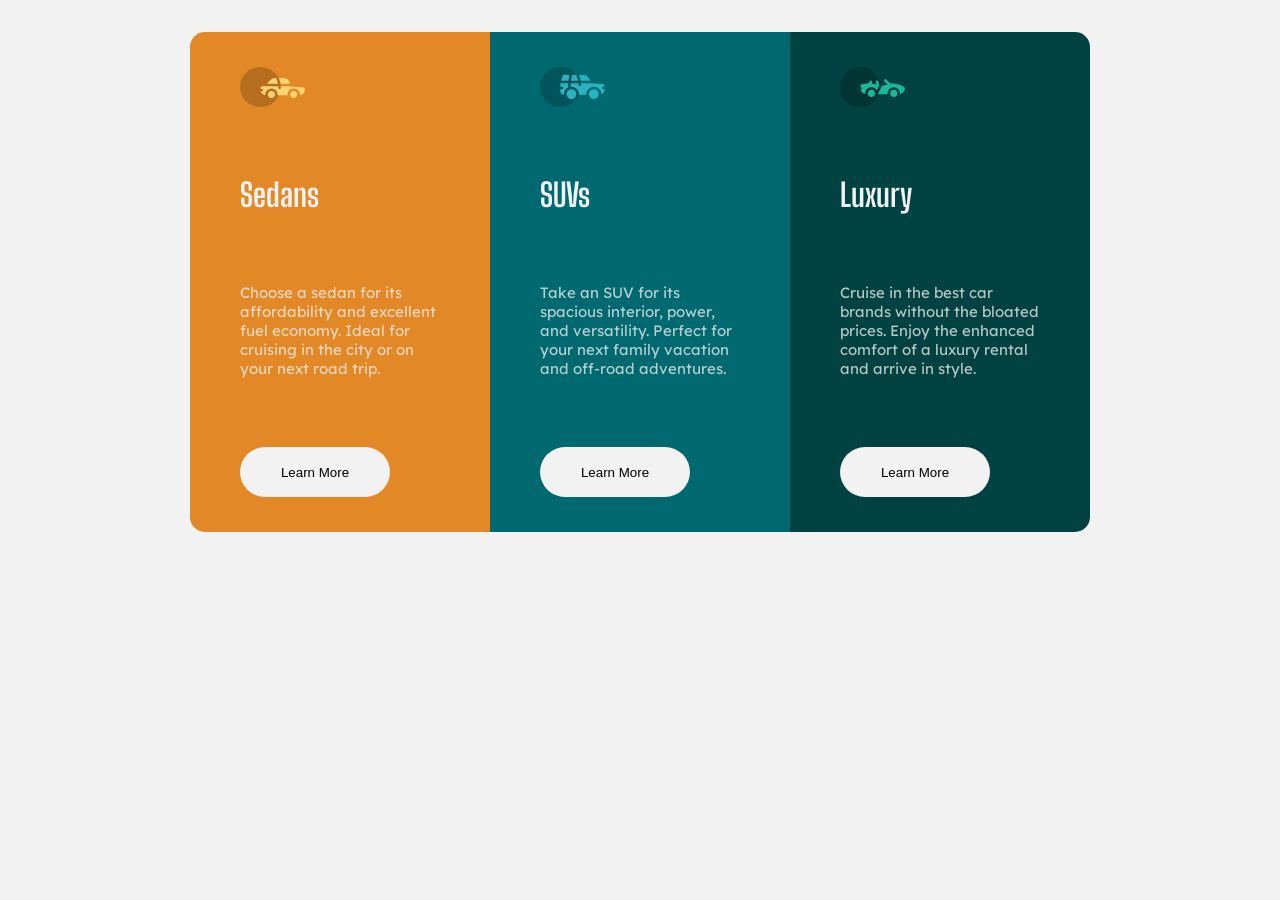
<file: solutions/3-column-preview-card-component-main/index.html>
<!DOCTYPE html>
<html lang="en">
<head>
  <meta charset="UTF-8">
  <meta name="viewport" content="width=device-width, initial-scale=1.0">

  <link rel="icon" type="image/png" sizes="32x32" href="./images/favicon-32x32.png">
  <link rel="stylesheet" href="style.css">
  <title>3-column preview card component</title>

</head>
<body> 
  <div id="main-container">
    <div id="sedans" class="card">
      <img src="./images/icon-sedans.svg" alt="icon-sedans">
      <h2>Sedans</h2>
      <p>
        Choose a sedan for its affordability and excellent fuel economy. Ideal for cruising in the city 
        or on your next road trip.
      </p>
      <button>Learn More</button>
    </div>
    <div id="suvs" class="card">
      <img src="./images/icon-suvs.svg" alt="icon-suvs">
      <h2>SUVs</h2>
      <p>
        Take an SUV for its spacious interior, power, and versatility. Perfect for your next family vacation 
        and off-road adventures.  
      </p>
      <button>Learn More</button>
    </div>
    <div id="luxury" class="card">
      <img src="./images/icon-luxury.svg" alt="icon-luxury">
      <h2>Luxury</h2>
      <p>
        Cruise in the best car brands without the bloated prices. Enjoy the enhanced comfort of a luxury 
        rental and arrive in style.
      </p>
      <button>Learn More</button>
    </div>
  </div>
  
</body>
</html>
</file>
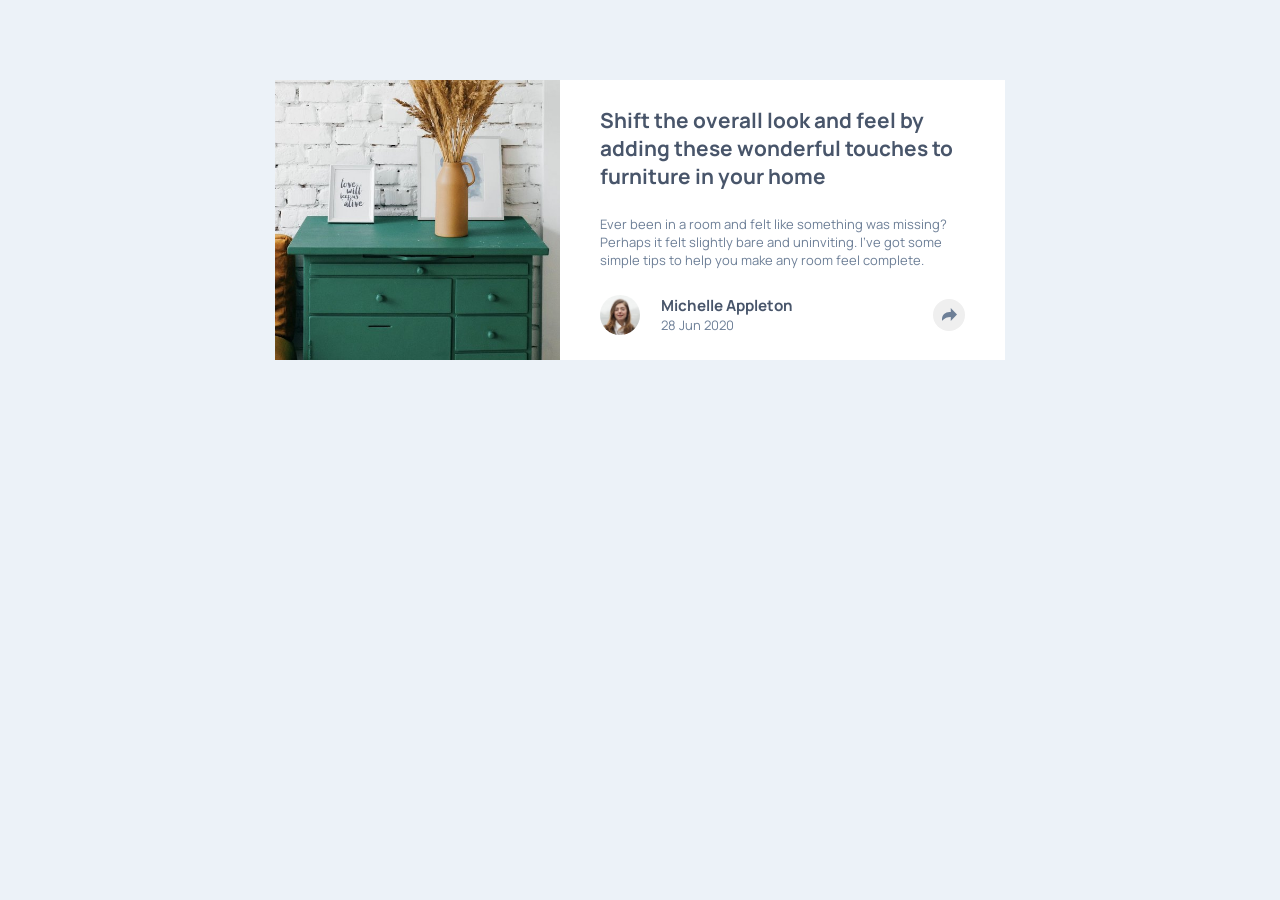
<file: solutions/article-preview-component-master/index.html>
<!DOCTYPE html>
<html lang="en">
  <head>
    <meta charset="UTF-8" />
    <meta name="viewport" content="width=device-width, initial-scale=1.0" />

    <link
      rel="icon"
      type="image/png"
      sizes="32x32"
      href="./images/favicon-32x32.png"
    />

    <link rel="stylesheet" href="./style.css" />

    <title>Article preview component</title>
  </head>
  <body>
    <div id="main-container">
      <div id="show-toggle">
        <div id="share-links">
          <p>share</p>
          <img
            src="./images/icon-facebook.svg"
            alt="facebook"
            class="share-img"
          /><img
            src="./images/icon-twitter.svg"
            alt="twitter"
            class="share-img"
          /><img
            src="./images/icon-pinterest.svg"
            alt="pinterest"
            class="share-img"
          />
        </div>
        <div class="arrow-down"></div>
      </div>

      <img src="./images/drawers.jpg" alt="drawers" />
      <div id="info-container">
        <p id="title">
          Shift the overall look and feel by adding these wonderful touches to
          furniture in your home
        </p>
        <p id="description">
          Ever been in a room and felt like something was missing? Perhaps it
          felt slightly bare and uninviting. I’ve got some simple tips to help
          you make any room feel complete.
        </p>
        <div id="author-tail">
          <img
            src="./images/avatar-michelle.jpg"
            alt="avatar-michelle"
            id="author"
          />
          <div id="author-info">
            <h3 id="name">Michelle Appleton</h3>
            <p id="date">28 Jun 2020</p>
          </div>

          <button id="share-btn"><div id="share"></div></button>
        </div>
      </div>
    </div>
    <script src="./main.js"></script>
  </body>
</html>
</file>
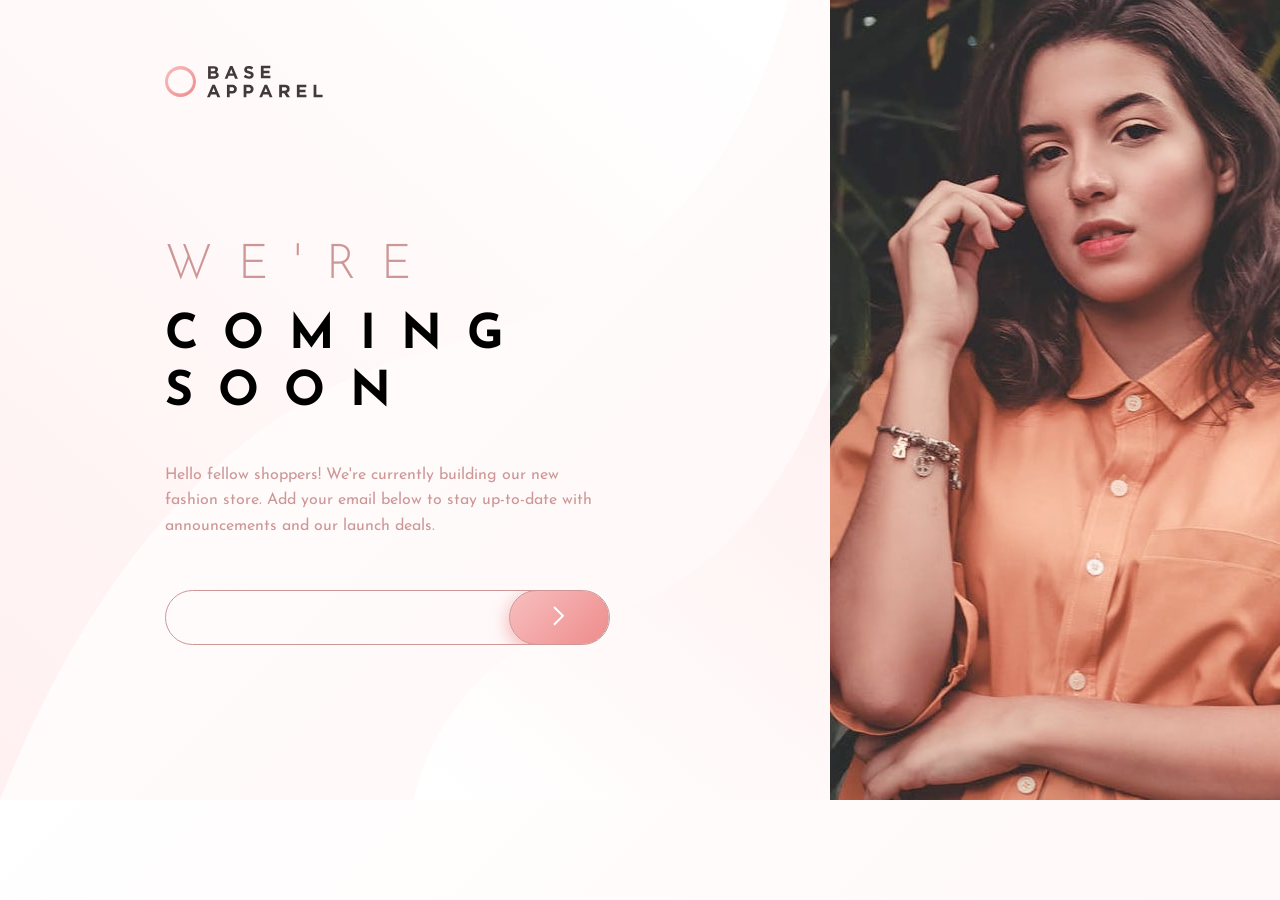
<file: solutions/base-apparel-coming-soon-master/index.html>
<!DOCTYPE html>
<html lang="en">
  <head>
    <meta charset="UTF-8" />
    <meta name="viewport" content="width=device-width, initial-scale=1.0" />

    <link
      rel="icon"
      type="image/png"
      sizes="32x32"
      href="./images/favicon-32x32.png"
    />

    <link rel="stylesheet" href="./style.css" />
    <title>Base Apparel coming soon page</title>
  </head>
  <body>
    <div id="main-container">
      <div id="info-container">
        <img src="./images/logo.svg" alt="logo" id="logo" />
        <h2 id="top-title">We're</h2>
        <h2 id="main-title">coming soon</h2>
        <p id="description">
          Hello fellow shoppers! We're currently building our new fashion store.
          Add your email below to stay up-to-date with announcements and our
          launch deals.
        </p>

        <form>
          <input
            type="email"
            name="email"
            id="email"
            placeholder="Email Address"
          />
          <img id="error-img" src="./images/icon-error.svg" alt="error" />
          <button id="send-btn" type="button" onclick="send_email_btn()">
            <img src="./images/icon-arrow.svg" alt="arrow" />
          </button>
        </form>
        <p id="error-msg">Please provide a valid email</p>
      </div>
      <div id="img-container">
        <img src="./images/hero-desktop.jpg" alt="hero" />
      </div>
    </div>
    <script src="./main.js"></script>
  </body>
</html>
</file>
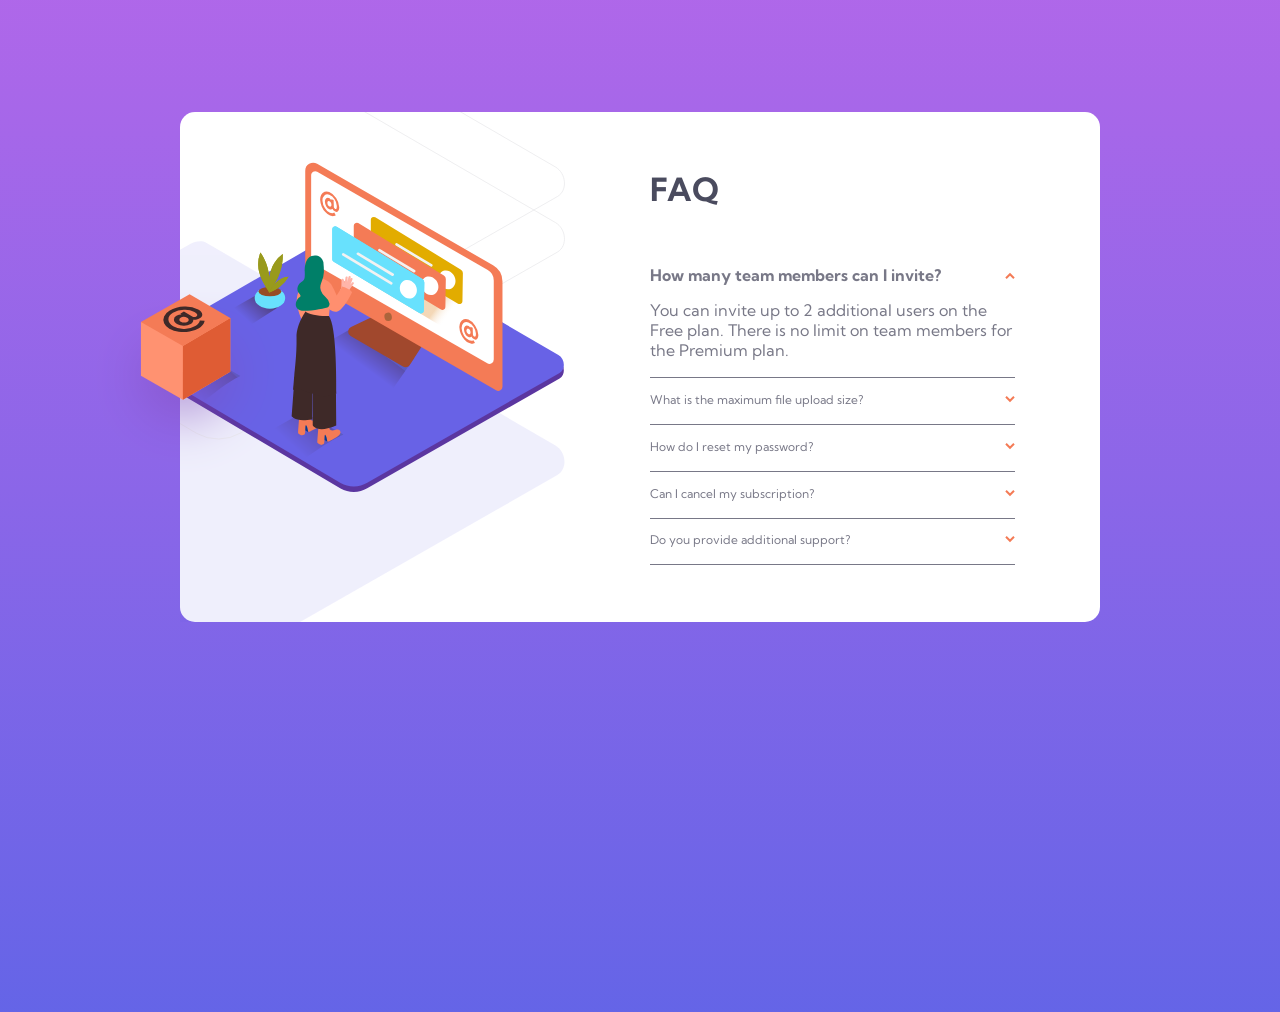
<file: solutions/faq-accordion-card-main/index.html>
<!DOCTYPE html>
<html lang="en">
  <head>
    <meta charset="UTF-8" />
    <meta name="viewport" content="width=device-width, initial-scale=1.0" />

    <link
      rel="icon"
      type="image/png"
      sizes="32x32"
      href="./images/favicon-32x32.png"
    />
    <link rel="stylesheet" href="./style.css" />
    <title>FAQ Accordion Card</title>
  </head>
  <body>
    <div id="main-container">
      <img id="illustration-box" src="./images/illustration-box-desktop.svg" />
      <div id="img-container">
        <img id="bg-pattern" src="./images/bg-pattern-desktop.svg" />
        <img
          id="illustration"
          src="./images/illustration-woman-online-desktop.svg"
        />
      </div>

      <div id="faq-main-container">
        <h1 id="title">FAQ</h1>
        <div id="faq-container">
          <div class="faq-item selected">
            <div class="question">
              <p>How many team members can I invite?</p>
              <img src="./images/icon-arrow-down.svg" alt="icon-arrow" />
            </div>
            <p class="answer">
              You can invite up to 2 additional users on the Free plan. There is
              no limit on team members for the Premium plan.
            </p>
            <hr />
          </div>

          <div class="faq-item">
            <div class="question">
              <p>What is the maximum file upload size?</p>
              <img src="./images/icon-arrow-down.svg" alt="icon-arrow" />
            </div>
            <p class="answer">
              No more than 2GB. All files in your account must fit your allotted
              storage space.
            </p>
            <hr />
          </div>

          <div class="faq-item">
            <div class="question">
              <p>How do I reset my password?</p>
              <img src="./images/icon-arrow-down.svg" alt="icon-arrow" />
            </div>
            <p class="answer">
              Click “Forgot password” from the login page or “Change password”
              from your profile page. A reset link will be emailed to you.
            </p>
            <hr />
          </div>

          <div class="faq-item">
            <div class="question">
              <p>Can I cancel my subscription?</p>
              <img src="./images/icon-arrow-down.svg" alt="icon-arrow" />
            </div>
            <p class="answer">
              Yes! Send us a message and we’ll process your request no questions
              asked.
            </p>
            <hr />
          </div>

          <div class="faq-item">
            <div class="question">
              <p>Do you provide additional support?</p>
              <img src="./images/icon-arrow-down.svg" alt="icon-arrow" />
            </div>
            <p class="answer">
              Chat and email support is available 24/7. Phone lines are open
              during normal business hours.
            </p>
            <hr />
          </div>
        </div>
      </div>
    </div>

    <script src="./main.js"></script>
  </body>
</html>
</file>
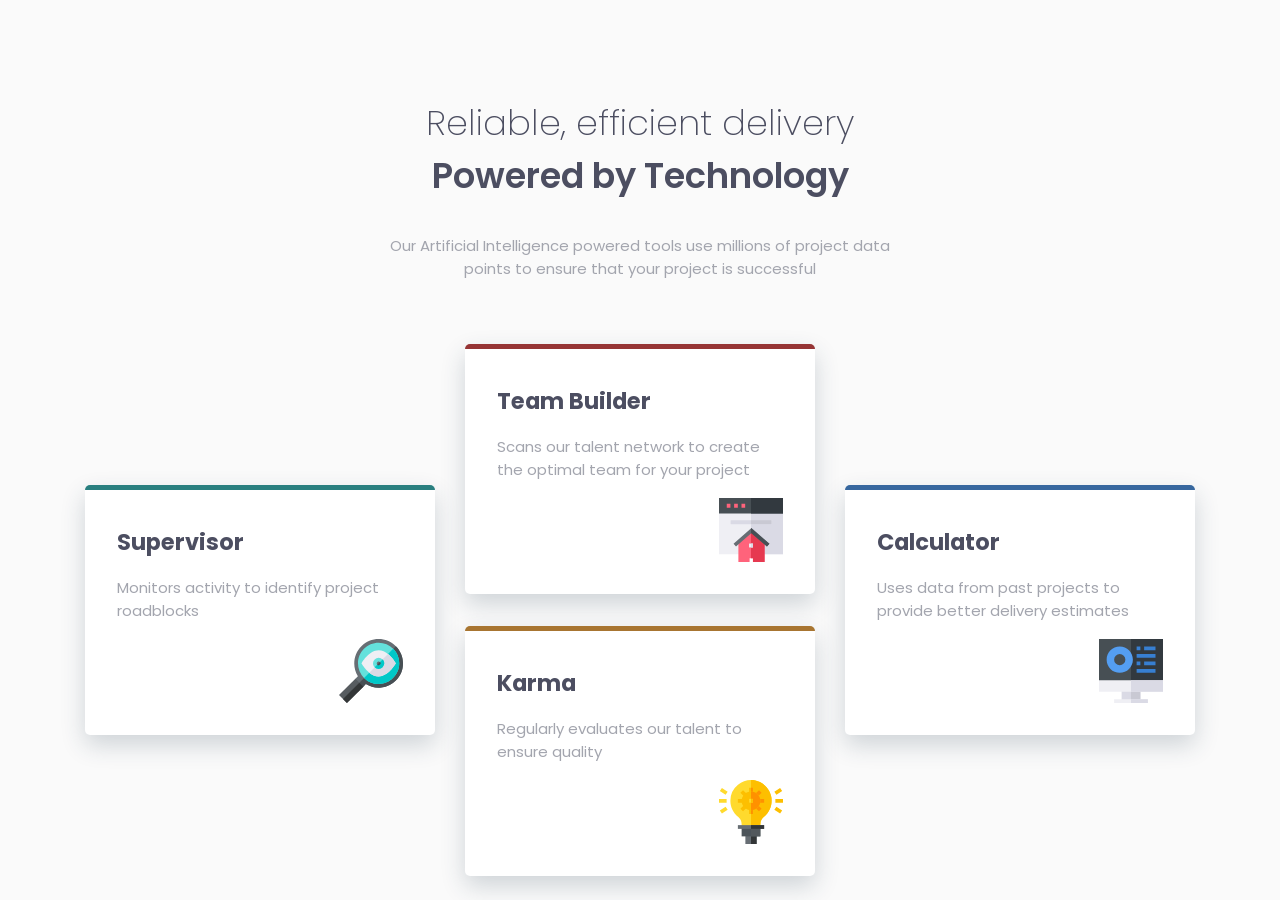
<file: solutions/four-card-feature-section-master/index.html>
<!DOCTYPE html>
<html lang="en">
  <head>
    <meta charset="UTF-8" />
    <meta name="viewport" content="width=device-width, initial-scale=1.0" />

    <link
      rel="icon"
      type="image/png"
      sizes="32x32"
      href="./images/favicon-32x32.png"
    />
    <link rel="stylesheet" href="./style.css" />
    <title>Four card feature section</title>
  </head>
  <body>
    <div id="top-container">
      <h2 id="top-title">Reliable, efficient delivery</h2>
      <h2 id="main-title">Powered by Technology</h2>
      <p id="top-p">
        Our Artificial Intelligence powered tools use millions of project data
        points to ensure that your project is successful
      </p>
    </div>

    <div id="card-container">
      <div id="col-1">
        <div class="card" id="card-1">
          <h2 class="card-title">Supervisor</h2>
          <p class="card-p">Monitors activity to identify project roadblocks</p>
          <img
            src="./images/icon-supervisor.svg"
            alt="icon-supervisor"
            class="card-img"
          />
        </div>
      </div>

      <div id="col-2">
        <div class="card" id="card-2">
          <h2 class="card-title">Team Builder</h2>
          <p class="card-p">
            Scans our talent network to create the optimal team for your project
          </p>
          <img
            src="./images/icon-team-builder.svg"
            alt="icon-team-builder"
            class="card-img"
          />
        </div>

        <div class="card" id="card-3">
          <h2 class="card-title">Karma</h2>
          <p class="card-p">Regularly evaluates our talent to ensure quality</p>
          <img
            src="./images/icon-karma.svg"
            alt="icon-karma"
            class="card-img"
          />
        </div>
      </div>

      <div id="col-3">
        <div class="card" id="card-4">
          <h2 class="card-title">Calculator</h2>
          <p class="card-p">
            Uses data from past projects to provide better delivery estimates
          </p>
          <img
            src="./images/icon-calculator.svg"
            alt="icon-calculator"
            class="card-img"
          />
        </div>
      </div>
    </div>
  </body>
</html>
</file>
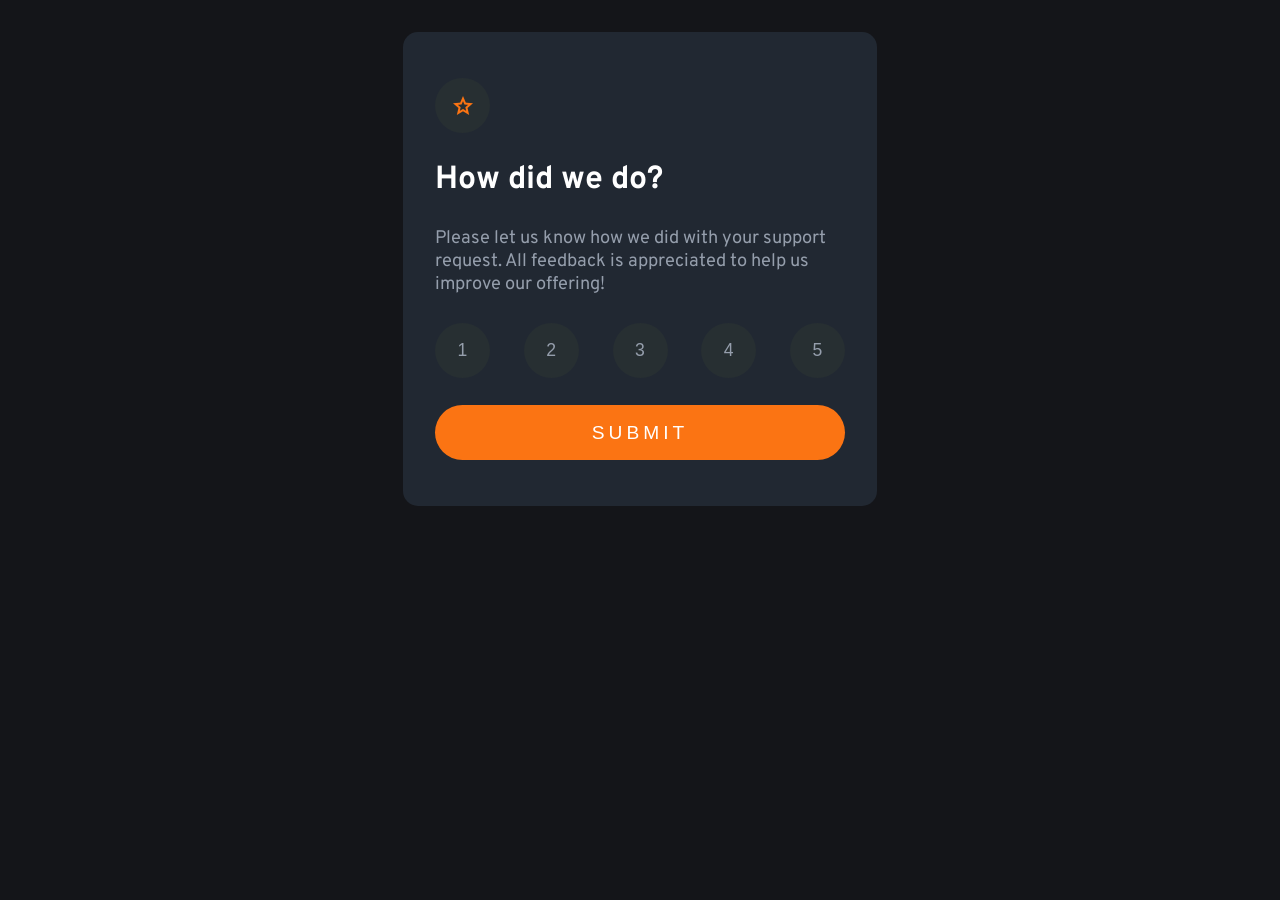
<file: solutions/interactive-rating-component-main/index.html>
<!DOCTYPE html>
<html lang="en">
  <head>
    <meta charset="UTF-8" />
    <meta name="viewport" content="width=device-width, initial-scale=1.0" />

    <link
      rel="icon"
      type="image/png"
      sizes="32x32"
      href="./images/favicon-32x32.png"
    />
    <link rel="preconnect" href="https://fonts.googleapis.com" />
    <link rel="preconnect" href="https://fonts.gstatic.com" crossorigin />
    <link
      href="https://fonts.googleapis.com/css2?family=Fraunces:opsz,wght@9..144,700&family=Montserrat:wght@500;700&family=Outfit:wght@100;200;300;400;700&family=Overpass:wght@400;700&display=swap"
      rel="stylesheet"
    />
    <link
      rel="stylesheet"
      href="https://fonts.googleapis.com/css2?family=Material+Symbols+Outlined:opsz,wght,FILL,GRAD@48,400,1,0"
    />
    <link rel="stylesheet" href="style.css" />

    <title>Interactive rating component</title>
  </head>
  <body>
    <div id="container">
      <img
        id="thank-you-img"
        src="./images/illustration-thank-you.svg"
        alt="thank you"
      />
      <div id="rating-msg-container"><p></p></div>
      <div id="star">
        <span class="material-symbols-outlined"> star </span>
      </div>

      <h1 id="title"></h1>
      <p id="msg"></p>
      <div id="rating-btn">
        <button>1</button>
        <button>2</button>
        <button>3</button>
        <button>4</button>
        <button>5</button>
      </div>

      <button id="submit">Submit</button>
    </div>
    <script src="./main.js"></script>
  </body>
</html>
</file>
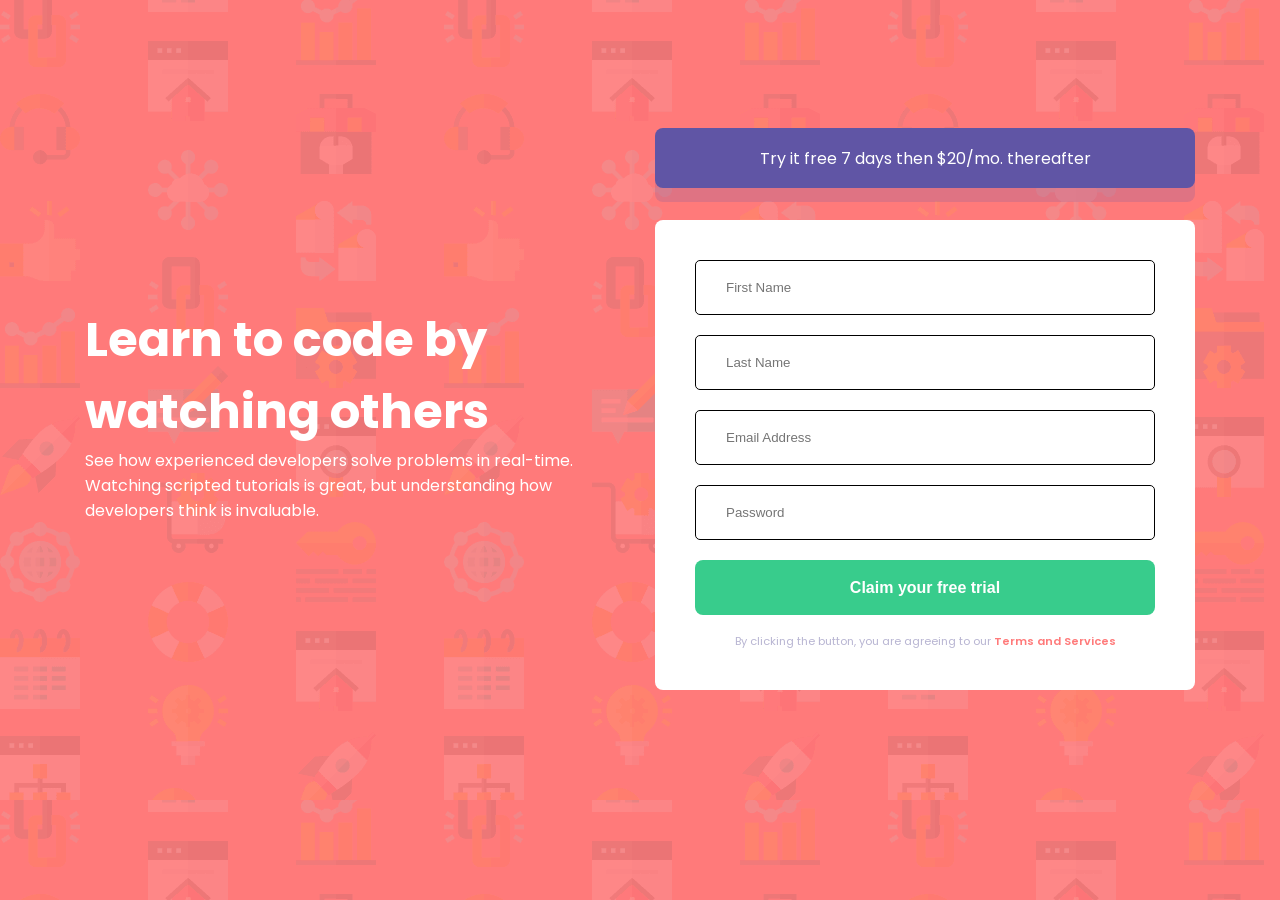
<file: solutions/intro-component-with-signup-form-master/index.html>
<!DOCTYPE html>
<html lang="en">
  <head>
    <meta charset="UTF-8" />
    <meta name="viewport" content="width=device-width, initial-scale=1.0" />

    <link
      rel="icon"
      type="image/png"
      sizes="32x32"
      href="./images/favicon-32x32.png"
    />
    <link rel="stylesheet" href="./style.css" />
    <title>Intro component with sign up form</title>
  </head>
  <body>
    <div id="main-container">
      <div id="info-container">
        <h1 id="main-title">Learn to code by watching others</h1>
        <p id="description">
          See how experienced developers solve problems in real-time. Watching
          scripted tutorials is great, but understanding how developers think is
          invaluable.
        </p>
      </div>
      <div id="sign-up-container">
        <div id="try-free">
          <p>Try it free 7 days then $20/mo. thereafter</p>
        </div>
        <form id="sign-up-form">
          
          <div class="input-block">
            <div class="input-container">
              <input id="first-name" type="text" placeholder="First Name" />
              <img class="input-error-icon" src="./images/icon-error.svg" alt="error-icon">
            </div>
            <p id="first-name-error-msg" class="error-msg">First Name cannot be empty</p>  
          </div>
          
          <div class="input-block">
            <div class="input-container">
              <input type="text" id="last-name" placeholder="Last Name" />
              <img class="input-error-icon" src="./images/icon-error.svg" alt="error-icon">
            </div>
            <p id="last-name-error-msg" class="error-msg">Last Name cannot be empty</p>  
          </div>

          <div class="input-block">
            <div class="input-container">
              <input type="email" id="email" placeholder="Email Address" />
              <img class="input-error-icon" src="./images/icon-error.svg" alt="error-icon">
            </div>
            <p id="email-error-msg" class="error-msg">Looks like this is not en email</p>  
          </div>
          
          <div class="input-block">
            <div class="input-container">
              <input type="password" id="password" placeholder="Password" />
              <img class="input-error-icon" src="./images/icon-error.svg" alt="error-icon">
            </div>
            <p id="password-error-msg" class="error-msg">Password cannot be empty</p>  
          </div>

          
          
          <button id="claim-btn" type="button" onclick="claim_btn()">Claim your free trial</button>
          <p id="agreement">
            By clicking the button, you are agreeing to our
            <span id="term">Terms and Services</span>
          </p>
        </form>
      </div>
    </div>

    <script src="./main.js"></script>
  </body>
</html>
</file>
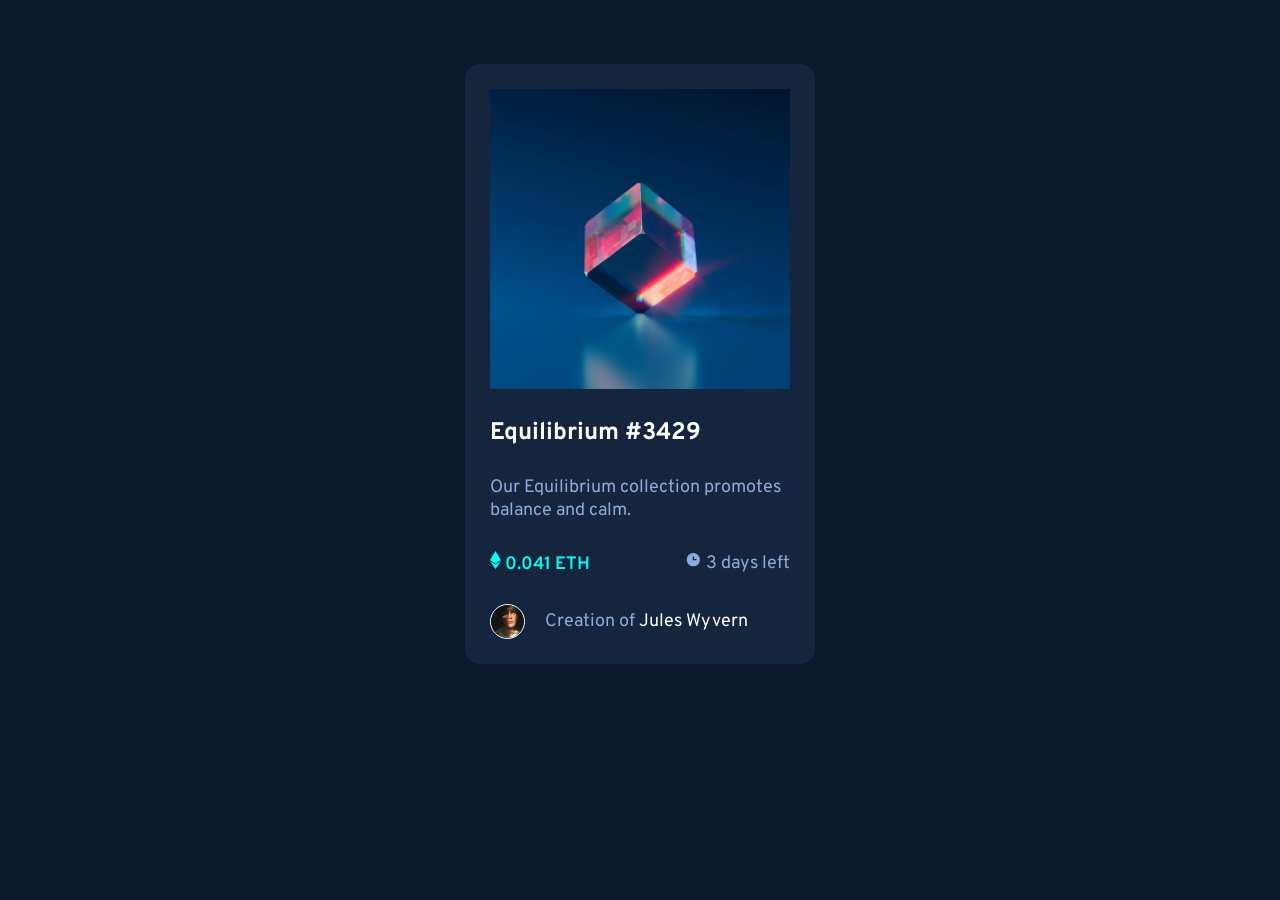
<file: solutions/nft-preview-card-component-main/index.html>
<!DOCTYPE html>
<html lang="en">
  <head>
    <meta charset="UTF-8" />
    <meta name="viewport" content="width=device-width, initial-scale=1.0" />

    <link
      rel="icon"
      type="image/png"
      sizes="32x32"
      href="./images/favicon-32x32.png"
    />
    <link rel="preconnect" href="https://fonts.googleapis.com" />
    <link rel="preconnect" href="https://fonts.gstatic.com" crossorigin />
    <link
      href="https://fonts.googleapis.com/css2?family=Fraunces:opsz,wght@9..144,700&family=Montserrat:wght@500;700&family=Outfit:wght@300;400;600&family=Overpass:wght@400;700&display=swap"
      rel="stylesheet"
    />

    <link rel="stylesheet" href="style.css" />

    <title>NFT preview card component</title>
  </head>
  <body>
    <div id="container">
      <img
        src="./images/image-equilibrium.jpg"
        alt="equilibrium"
        id="main-img"
      />
      <h1 id="title">Equilibrium #3429</h1>
      <p id="description">
        Our Equilibrium collection promotes balance and calm.
      </p>
      <div id="price-age">
        <p id="price">
          <img src="./images/icon-ethereum.svg" alt="icon-ethereum" /> 0.041 ETH
        </p>
        <p id="age">
          <img src="./images/icon-clock.svg" alt="icon-clock" /> 3 days left
        </p>
      </div>
      <div id="author">
        <img src="./images/image-avatar.png" alt="avatar" id="author-avatar" />
        <p><span class="soft-blue">Creation of</span> Jules Wyvern</p>
      </div>
    </div>
  </body>
</html>
</file>
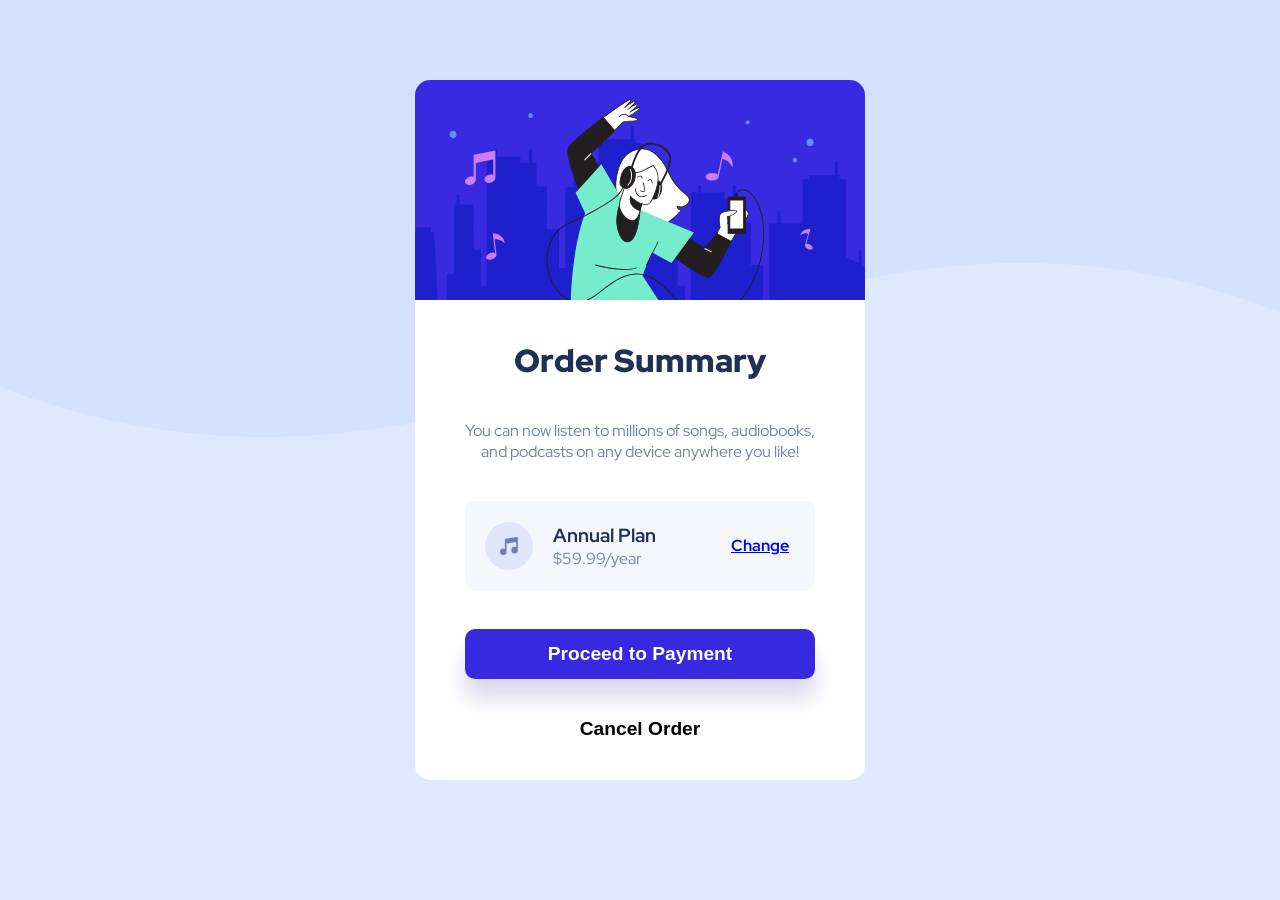
<file: solutions/order-summary-component-main/index.html>
<!DOCTYPE html>
<html lang="en">
  <head>
    <meta charset="UTF-8" />
    <meta name="viewport" content="width=device-width, initial-scale=1.0" />

    <link
      rel="icon"
      type="image/png"
      sizes="32x32"
      href="./images/favicon-32x32.png"
    />
    <link rel="stylesheet" href="style.css" />

    <title>Order summary card</title>
  </head>
  <body>
    <div id="main-container">
      <img
        src="./images/illustration-hero.svg"
        alt="illustration-hero"
        id="top-img"
      />

      <h1 id="title">Order Summary</h1>

      <p id="description">
        You can now listen to millions of songs, audiobooks, and podcasts on any
        device anywhere you like!
      </p>

      <div id="product">
        <img src="./images/icon-music.svg" alt="icon-music" />

        <p id="price">
          <span id="plan">Annual Plan</span> <span id="year">$59.99/year</span>
        </p>

        <a href="#" id="change">Change</a>
      </div>

      <button id="order">Proceed to Payment</button>
      <button id="cancel">Cancel Order</button>
    </div>
  </body>
</html>
</file>
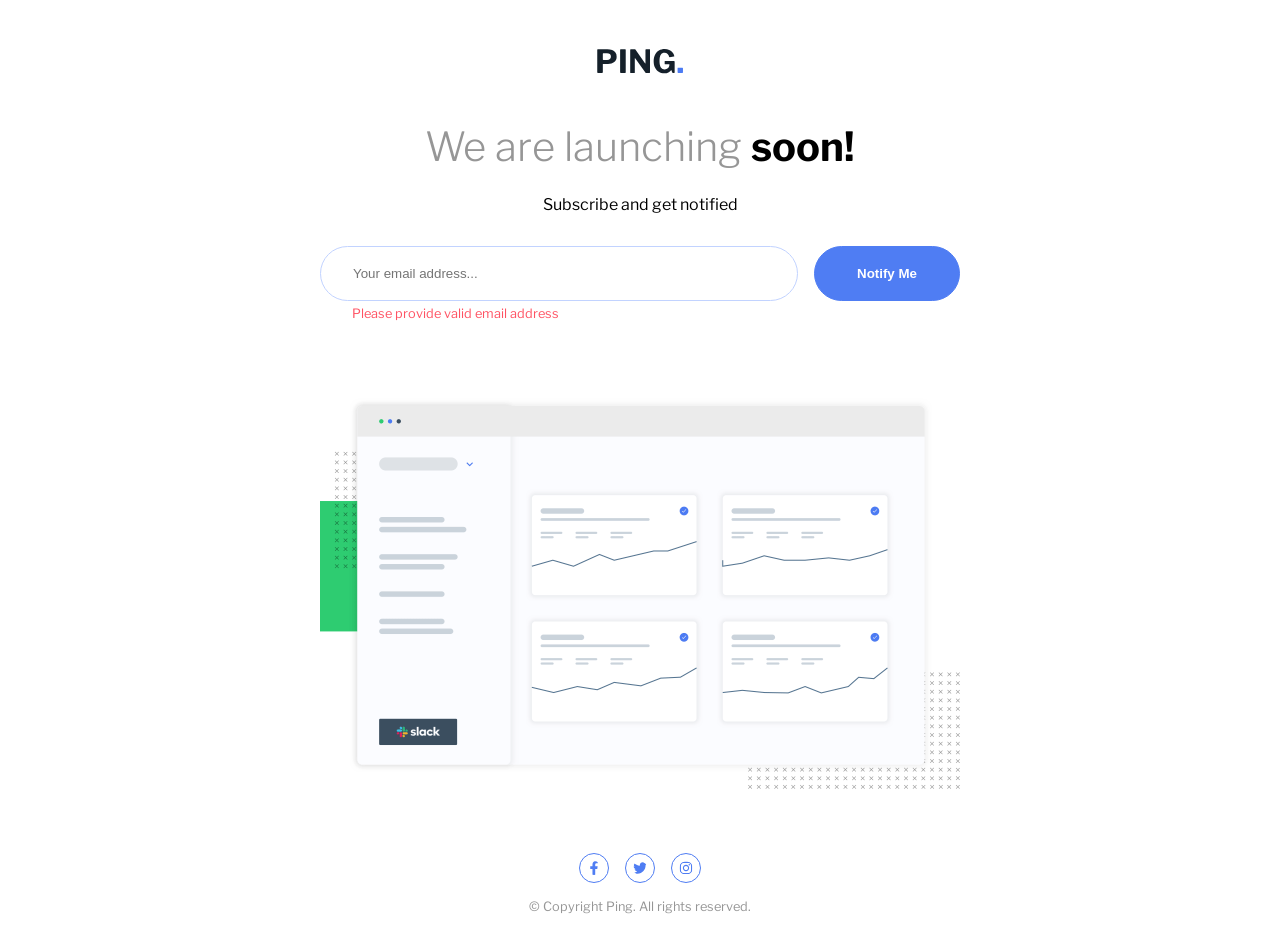
<file: solutions/ping-coming-soon-page-master/index.html>
<!DOCTYPE html>
<html lang="en">
  <head>
    <meta charset="UTF-8" />
    <meta name="viewport" content="width=device-width, initial-scale=1.0" />

    <link
      rel="icon"
      type="image/png"
      sizes="32x32"
      href="./images/favicon-32x32.png"
    />
    <link rel="stylesheet" href="./style.css" />

    <title>Ping coming soon page</title>
  </head>
  <body>
    <img src="./images/logo.svg" alt="logo" id="logo" />
    <h1 id="title">We are launching <span>soon!</span></h1>
    <p id="subscribe">Subscribe and get notified</p>
    
    <form>
      <div>
        <input type="email" placeholder="Your email address..." />
      </div>
      <button type="button" onclick="notify_me_btn()" >Notify Me</button>
    </form>

  <p id="error-msg">Please provide valid email address</p>
    
    <img
      src="./images/illustration-dashboard.png"
      alt="illustration-dashboard"
      id="main-img"
    />

    <div id="social-media-block">
      <img src="./images/facebook-f.svg" alt="facebook">
      <img src="./images/twitter.svg" alt="twitter">
      <img src="./images/instagram.svg" alt="instagram">
    </div>

    <p id="copyright">&copy; Copyright Ping. All rights reserved.</p>

    <script src="./main.js"></script>
  </body>
</html>
</file>
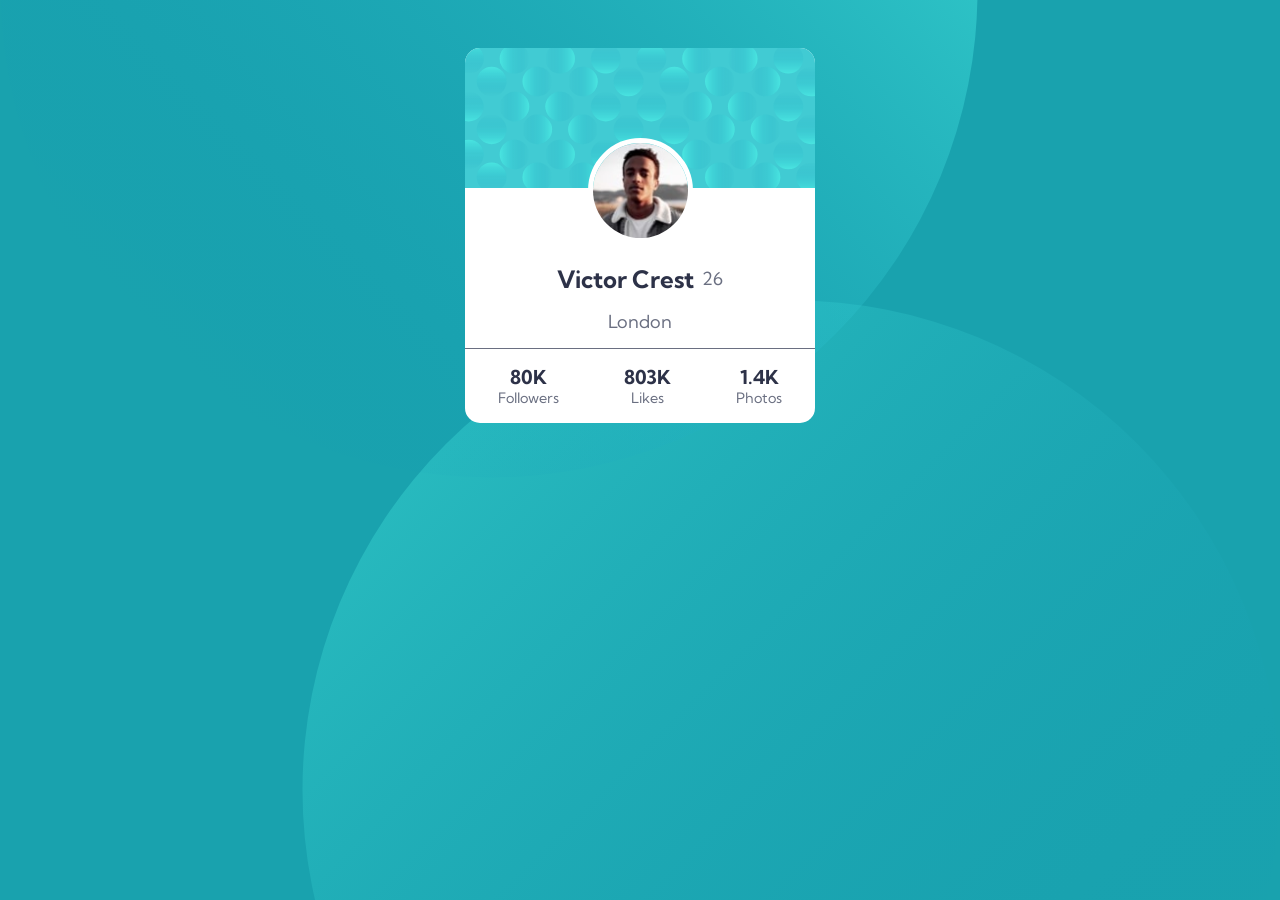
<file: solutions/profile-card-component-main/index.html>
<!DOCTYPE html>
<html lang="en">
  <head>
    <meta charset="UTF-8" />
    <meta name="viewport" content="width=device-width, initial-scale=1.0" />

    <link
      rel="icon"
      type="image/png"
      sizes="32x32"
      href="./images/favicon-32x32.png"
    />
    <link rel="stylesheet" href="./style.css" />
    <title>Profile card component</title>
  </head>
  <body>
    <div id="main-container">
      <div id="card-top-bg"></div>
      <img src="./images/image-victor.jpg" alt="victor" />
      <div id="title">
        <h1 id="name">Victor Crest</h1>
        <p id="age">26</p>
      </div>

      <div id="city">London</div>
      <hr />
      <div id="metrics">
        <p>
          <span class="digit">80K</span> <span class="desc">Followers</span>
        </p>
        <p><span class="digit">803K</span> <span class="desc">Likes</span></p>
        <p><span class="digit">1.4K</span> <span class="desc">Photos</span></p>
      </div>
    </div>
  </body>
</html>
</file>
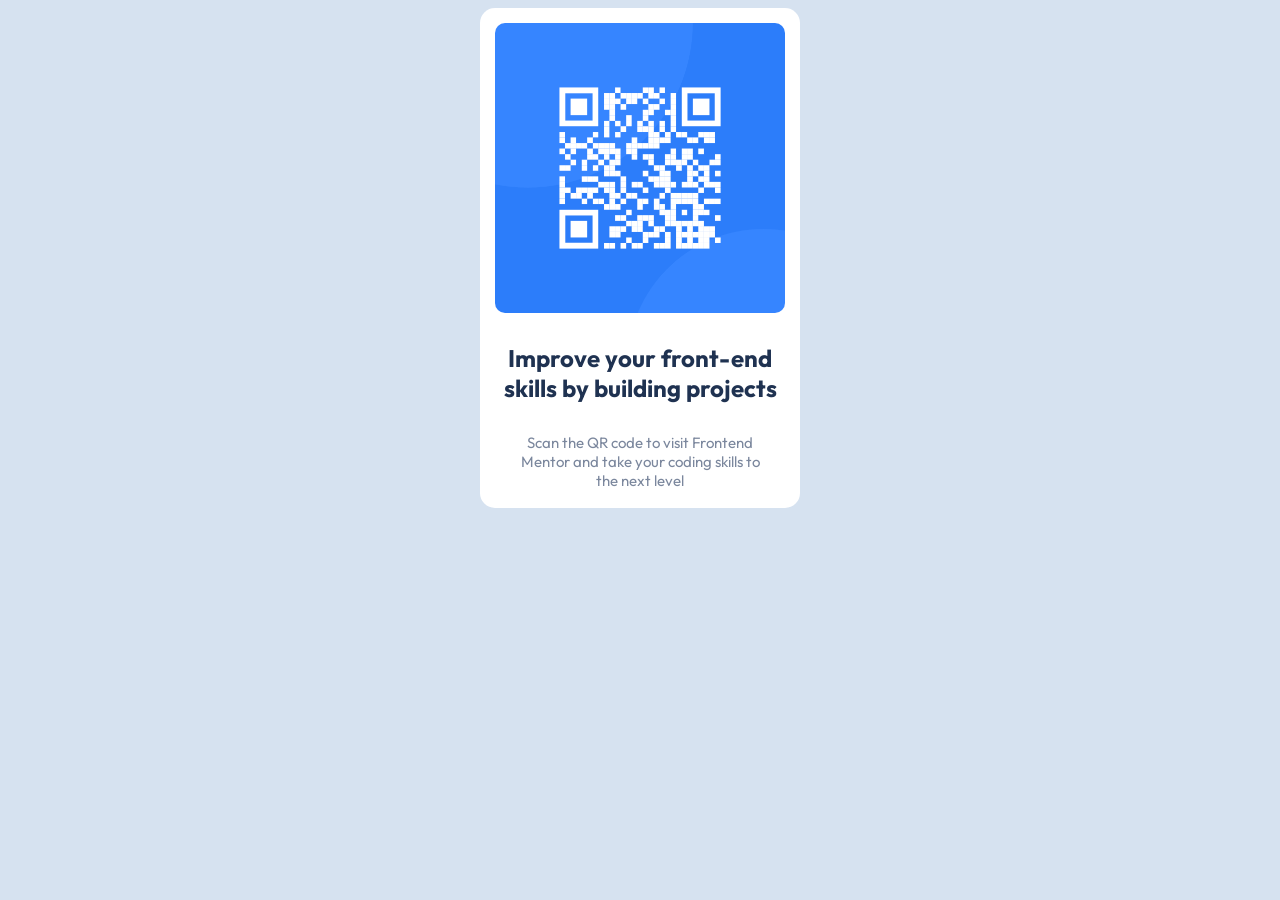
<file: solutions/qr-code-component-main/index.html>
<!DOCTYPE html>
<html lang="en">
  <head>
    <meta charset="UTF-8" />
    <meta name="viewport" content="width=device-width, initial-scale=1.0" />

    <link
      rel="icon"
      type="image/png"
      sizes="32x32"
      href="./images/favicon-32x32.png"
    />

    <link rel="preconnect" href="https://fonts.googleapis.com" />
    <link rel="preconnect" href="https://fonts.gstatic.com" crossorigin />
    <link
      href="https://fonts.googleapis.com/css2?family=Fraunces:opsz,wght@9..144,700&family=Montserrat:wght@500;700&family=Outfit:wght@100;200;300;400;700&display=swap"
      rel="stylesheet"
    />

    <link rel="stylesheet" href="style.css" />

    <title>Frontend Mentor | QR code component</title>
  </head>
  <body>
    <div class="container">
      <img src="./images/image-qr-code.png" alt="QR code" />
      <h1>Improve your front-end skills by building projects</h1>
      <p>
        Scan the QR code to visit Frontend Mentor and take your coding skills to
        the next level
      </p>
    </div>
  </body>
</html>
</file>
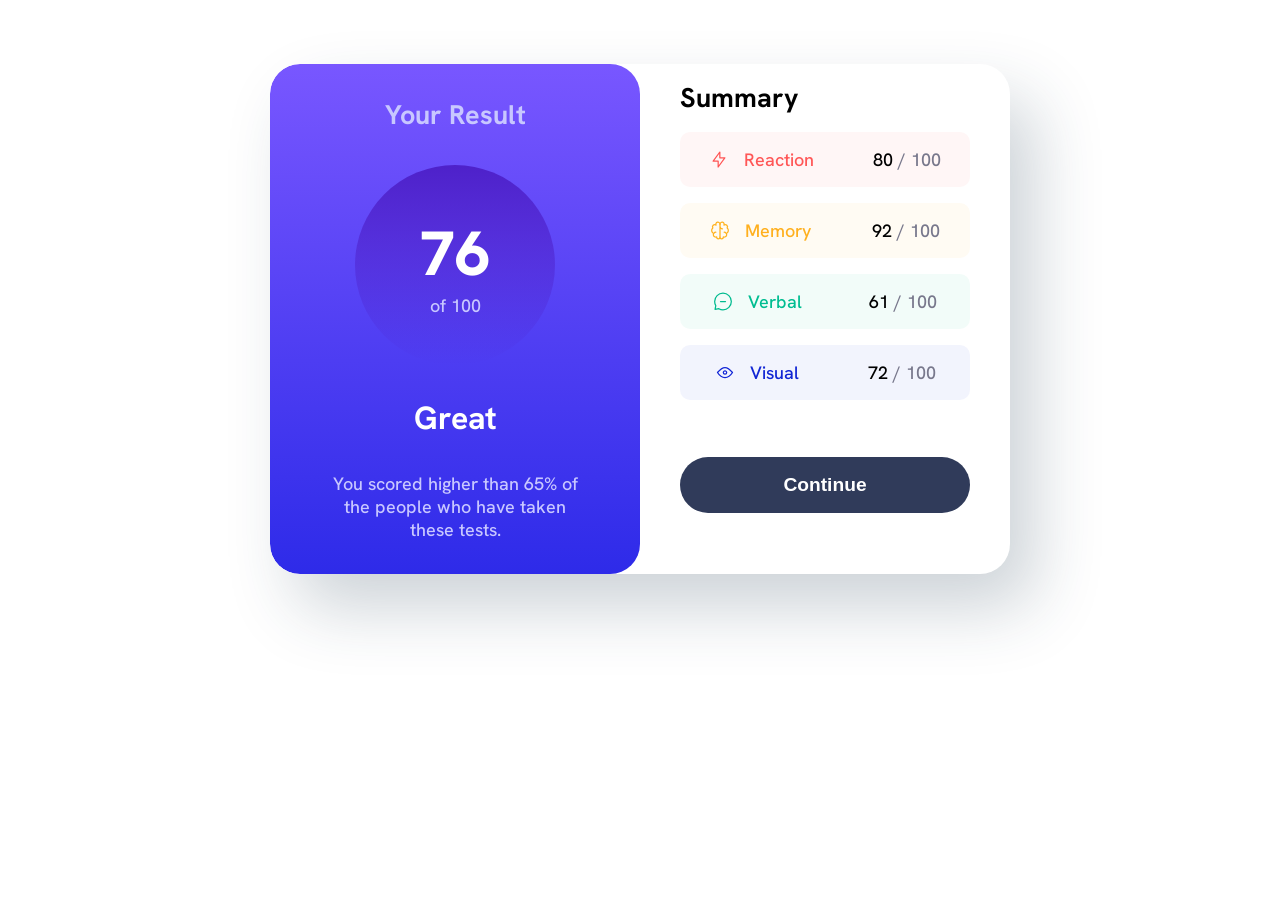
<file: solutions/results-summary-component-main/index.html>
<!DOCTYPE html>
<html lang="en">
  <head>
    <meta charset="UTF-8" />
    <meta name="viewport" content="width=device-width, initial-scale=1.0" />

    <link
      rel="icon"
      type="image/png"
      sizes="32x32"
      href="./assets/images/favicon-32x32.png"
    />

    <title>Results summary component</title>
    <link rel="stylesheet" href="./style.css" />
  </head>
  <body>
    <div id="main-container">
      <div id="result-container">
        <h2 id="result-title">Your Result</h2>
        <div id="main-score-container">
          <p id="main-score">76</p>
          <p>of 100</p>
        </div>
        <h2 id="main-title">Great</h2>
        <p id="description">
          You scored higher than 65% of the people who have taken these tests.
        </p>
      </div>
      <div id="summary-container">
        <h2 id="summary-title">Summary</h2>

        <div id="reaction-card" class="score-card">
          <div class="score-card-left">
            <img src="./assets/images/icon-reaction.svg" alt="reaction" />
            <p>Reaction</p>
          </div>
          <div class="score-card-right">
            <p class="score">80</p>
            <p class="dev-100">&nbsp;/ 100</p>
          </div>
        </div>

        <div id="memory-card" class="score-card">
          <div class="score-card-left">
            <img src="./assets/images/icon-memory.svg" alt="memory" />
            <p>Memory</p>
          </div>
          <div class="score-card-right">
            <p class="score">92</p>
            <p class="dev-100">&nbsp;/ 100</p>
          </div>
        </div>

        <div id="verbal-card" class="score-card">
          <div class="score-card-left">
            <img src="./assets/images/icon-verbal.svg" alt="Verbal" />
            <p>Verbal</p>
          </div>
          <div class="score-card-right">
            <p class="score">61</p>
            <p class="dev-100">&nbsp;/ 100</p>
          </div>
        </div>

        <div id="visual-card" class="score-card">
          <div class="score-card-left">
            <img src="./assets/images/icon-visual.svg" alt="Visual" />
            <p>Visual</p>
          </div>
          <div class="score-card-right">
            <p class="score">72</p>
            <p class="dev-100">&nbsp;/ 100</p>
          </div>
        </div>

        <button id="continue-btn">Continue</button>
      </div>
    </div>
  </body>
</html>
</file>
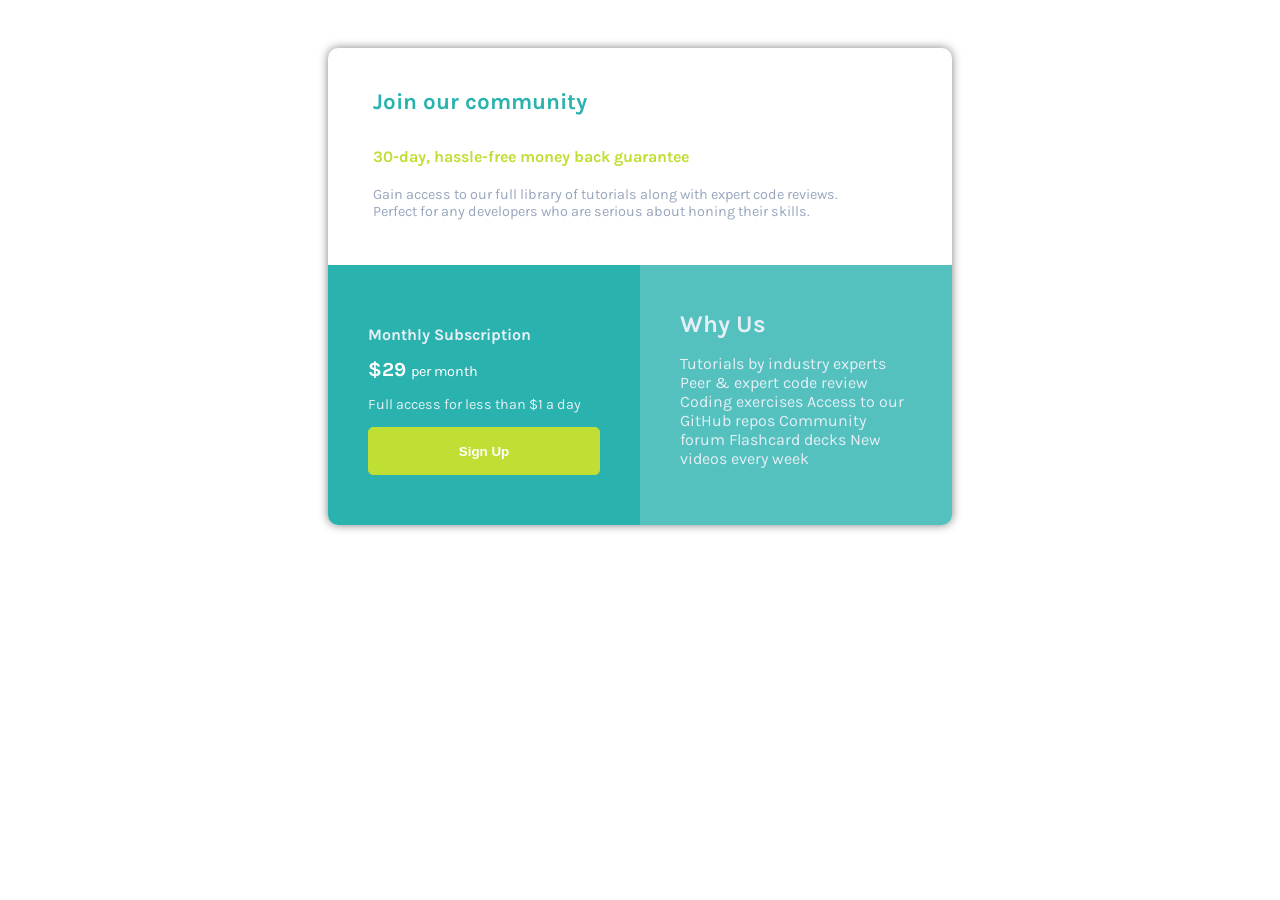
<file: solutions/single-price-grid-component-master/index.html>
<!DOCTYPE html>
<html lang="en">
  <head>
    <meta charset="UTF-8" />
    <meta name="viewport" content="width=device-width, initial-scale=1.0" />

    <link
      rel="icon"
      type="image/png"
      sizes="32x32"
      href="./images/favicon-32x32.png"
    />

    <link rel="stylesheet" href="./style.css" />

    <title>Single Price Grid Component</title>
  </head>
  <body>
    <div id="main-container">
      <div id="top-container">
        <h2>Join our community</h2>

        <h3>30-day, hassle-free money back guarantee</h3>

        <p>
          Gain access to our full library of tutorials along with expert code
          reviews. Perfect for any developers who are serious about honing their
          skills.
        </p>
      </div>
      <div id="bottom-container">
        <div id="subscription-container">
          <h2>Monthly Subscription</h2>
          <h2 id="price">&dollar;29 <span>per month</span></h2>

          <p>Full access for less than &dollar;1 a day</p>
          <button id="sign-up">Sign Up</button>
        </div>
        <div id="why-us-container">
          <h2>Why Us</h2>
          <p>
            Tutorials by industry experts Peer &amp; expert code review Coding
            exercises Access to our GitHub repos Community forum Flashcard decks
            New videos every week
          </p>
        </div>
      </div>
    </div>
  </body>
</html>
</file>
<file: solutions/3-column-preview-card-component-main/style.css>
@import url('https://fonts.googleapis.com/css2?family=Lexend+Deca&display=swap');
@import url('https://fonts.googleapis.com/css2?family=Big+Shoulders+Display:wght@700&family=Lexend+Deca&display=swap');

* {
    margin: 0;
    padding: 0;
}

body {
    font-family: 'Big Shoulders Display', cursive;
    font-family: 'Lexend Deca', sans-serif;
    font-size: 15px;
    background-color: hsl(0, 0%, 95%);
}

#sedans {
    background-color: hsl(31, 77%, 52%);
}

#suvs {
    background-color: hsl(184, 100%, 22%);
}

#luxury {
    background-color: hsl(179, 100%, 13%);
}

h2 {
    font-family: 'Big Shoulders Display';
    font-weight: 700;
    font-size: 2rem;
    color: hsl(0, 0%, 95%);
}

.card {
    color: hsl(0, 0%, 95%);
    display: flex;
    flex-direction: column;
    justify-content: space-around;
    height: 500px;
    width: 300px;
    padding-left: 50px;
    padding-right: 50px;
}

p {
    opacity: 0.75;
}

#main-container {
    display: flex;
    width: 900px;
    margin: auto;
    border-radius: 15px;
    overflow: hidden;
    margin-top: 2rem;
}

img {
    height: 40px;
    width: 65px;
}

button {
    height: 50px;
    width: 150px;
    border: none;
    border-radius: 25px;
    background-color: hsl(0, 0%, 95%);
}
</file>
<file: solutions/article-preview-component-master/style.css>
@import url('https://fonts.googleapis.com/css2?family=Fraunces:opsz,wght@9..144,700&family=Kumbh+Sans:wght@400;700&family=Manrope:wght@500;700&family=Montserrat:wght@500;700&family=Outfit:wght@300;400;600&family=Overpass:wght@400;700&family=Red+Hat+Display:wght@400;500;700;900&display=swap');

* {
    padding: 0;
    margin: 0;
}

body {
    font-size: 13px;
    font-family: 'Manrope', sans-serif;
    background-color: hsl(210, 46%, 95%);
}

#main-container {
    display: flex;
    width: 730px;
    height: 280px;
    margin: auto;
    margin-top: 5rem;
    border-radius: 15px;
    /* overflow: hidden; */
    position: relative;
}

#main-container > img {
    height: 280px;
    width: 285px;
    object-fit: cover;
}

#author {
    width: 40px;
    height: 40px;
    border-radius: 50%;
}

#info-container {
    display: flex;
    flex-direction: column;
    justify-content: space-evenly;
    padding-left: 40px;
    padding-right: 40px;
    background-color: white;
}

#title {
    font-weight: 700;
    font-size: 1.3rem;
    color: hsl(217, 19%, 35%);
}

#description {
    color: hsl(214, 17%, 51%);
}

#author-tail {
    display: flex;
    align-items: center;
    justify-content: space-between;
}

#author-info {
    margin-right: 120px;
}

#name {
    color: hsl(217, 19%, 35%);
}

#date {
    color: hsl(214, 17%, 51%);
}

#share-btn {
    border: none;
    height: 32px;
    width: 32px;
    border-radius: 50%;
}

#share {
    border: none;
    height: 32px;
    width: 32px;
    border-radius: 50%;
    mask: url('./images/icon-share.svg') no-repeat center;
    background-color: hsl(214, 17%, 51%);
    cursor: pointer;
}

#share-btn:active {
    background-color: hsl(214, 17%, 51%);
}

#share-btn:active #share {
    background-color: white;
}

#share-links {
    text-transform: uppercase;
    letter-spacing: 4px;
    font-weight: 400;
    display: flex;
    justify-content: space-evenly;
    align-items: center;
    position: absolute;
    right: -70px;
    top: 140px;
    border-radius: 15px;
    font-size: 1rem;
    color: hsl(214, 19%, 70%);
    background-color: hsl(217, 19%, 35%);
    height: 55px;
    width: 250px;
    cursor: pointer;
    z-index: 10;
}

.arrow-down {
    position: absolute;
    right: 35px;
    top: 195px;
    width: 0; 
    height: 0; 
    border-left: 15px solid transparent;
    border-right: 15px solid transparent;
    border-top: 15px solid hsl(217, 19%, 35%);
}
</file>
<file: solutions/base-apparel-coming-soon-master/style.css>
@import url('https://fonts.googleapis.com/css2?family=Josefin+Sans:wght@300;400;600&display=swap');

* {
    margin: 0px;
    padding: 0px;
}

body {
    font-family: 'Josefin Sans', sans-serif;
    font-size: 16px;
    background: linear-gradient(
        135deg,
        hsl(0, 0%, 100%), 
        hsl(0, 100%, 98%)
    );
}

#main-container {
    display: flex;
    justify-content: space-between;
    height: 800px;
    width: 1440px;
    margin: auto;
}

#info-container {
    flex-grow: 1;
    background-image: url('./images/bg-pattern-desktop.svg');
    padding-left: 165px;
    padding-top: 65px;
    padding-bottom: 160px;
}

#top-title {
    color: hsl(0, 36%, 70%);
    font-size: 3rem;
    font-weight: 300;
    margin-top: 140px;
    text-transform: uppercase;
    letter-spacing: 25px;
}

#main-title {
    font-size: 3rem;
    margin-top: 1.1rem;
    line-height: 3.6rem;
    text-transform: uppercase;
    letter-spacing: 25px;
    width: 370px;
}

#description {
    color: hsl(0, 36%, 70%);
    width: 430px;
    margin-top: 40px;
    line-height: 1.6rem;
}

form {
    position: absolute;
    margin-top: 50px;
    box-sizing: border-box;
    border: 1px solid hsl(0, 36%, 70%);
    border-radius: 27.5px;
    height: 55px;
    width: 445px;
    display: flex;
    justify-content: space-between;
    align-items: center;
    overflow: hidden;
}

#email {
    outline: none;
    box-sizing: border-box;
    height: 55px;
    width: 300px;
    border: none;
    margin-left: 30px;
    background: transparent;
}

#email::placeholder {
    color: hsl(0, 36%, 70%);
    font-size: 1.0rem;
    text-indent: 1000px;
}

#send-btn {
    cursor: pointer;
    box-sizing: border-box;
    position: relative;
    /* top: 3px; */
    /* left: -100px; */
    height: 55px;
    width: 100px;
    border: 1px solid hsl(0, 36%, 70%);
    border-radius: 27.5px;
    background:linear-gradient(
        135deg,
        hsl(0, 80%, 86%), 
        hsl(0, 74%, 74%)
    );
    box-shadow: 0px 5px 15px 3px hsla(0, 74%, 74%, 0.5);
}

#error-img {
    height: 24px;
    width: 24px;
    margin-right: 1rem;
    display: none;
}

#error-msg {
    color: hsl(0, 74%, 74%);
    position: relative;
    top: 120px;
    left: 25px;
    display: none;
}
</file>
<file: solutions/faq-accordion-card-main/style.css>
@import url('https://fonts.googleapis.com/css2?family=Fraunces:opsz,wght@9..144,700&family=Kumbh+Sans:wght@400;700&family=Montserrat:wght@500;700&family=Outfit:wght@300;400;600&family=Overpass:wght@400;700&family=Red+Hat+Display:wght@400;500;700;900&display=swap');

* {
    margin: 0;
    padding: 0;
}

body {
    font-family: 'Kumbh Sans', sans-serif;
    font-size: 12px;
    height: 100vh;
    background: linear-gradient(
        hsl(273, 75%, 66%), 
        hsl(240, 73%, 65%)
    );
}

#main-container {
    height: 510px;
    width: 920px;
    background-color: white;
    margin: auto;
    display: flex;
    margin-top: 7rem;
    border-radius: 15px;
    position: relative;
}

#title {
    font-size: 2rem;
    color: hsl(237, 12%, 33%);
}

p {
    color: hsl(240, 6%, 50%);
}

hr {
    margin-top: 17px;
    border: none;
    height: 1px;
    background-color: hsl(240, 6%, 50%);
}

.answer {
    display: none;
}

.question {
    display: flex;
    justify-content: space-between;
    align-items: center;
}

.question p {
    cursor: pointer;
}

#img-container {
    min-width: 385px;
    overflow: hidden;
    position:relative;
}

#bg-pattern {
    height: 385px;
    position: absolute;
    height: 700px;
    top: -150px;
    left: -331px;
}

#illustration {
    width: 385px;
    position: absolute;
    height: 330px;
    width: auto;
    left: -50px;
    top: 50px
}

#illustration-box {
    position: absolute;
    top: 180px;
    left: -90px;
    z-index: 1;
}

#faq-main-container {
    display: flex;
    flex-grow: 1;
    flex-direction: column;
    justify-content: space-evenly;
    padding-left: 85px;
    padding-right: 85px;
}

#faq-container {
    display: flex;
    flex-direction: column;
    justify-content: space-between;
    height: 300px;
    overflow-y: scroll;
    overflow-x: hidden;
}

.selected {
    font-size: 1rem;
    font-weight: 700;
    color: hsl(237, 12%, 33%);
}

.selected .answer {
    display: inline-block;
    font-weight: 400;
    margin-top: 15px;
    font-size: 1rem;
}

.selected img {
    transform: rotate(180deg);
}
</file>
<file: solutions/four-card-feature-section-master/style.css>
@import url('https://fonts.googleapis.com/css2?family=Poppins:wght@200;400;600&display=swap');

* {
    margin: 0px;
    padding: 0px;
}

body {
    font-size: 15px;
    font-family: 'Poppins', sans-serif;
    background-color: hsl(0, 0%, 98%);
    color: hsl(234, 12%, 34%);
}

#top-container {
    width: 510px;
    margin: auto;
    text-align: center;
    margin-top: 6rem;
    margin-bottom: 4rem;
}

#top-title {
    font-weight: 200;
    font-size: 2.2rem;
}

#main-title {
    font-size: 2.2rem;
    font-weight: 600;
}

#top-p {
    margin-top: 2rem;
    color: hsl(229, 6%, 66%);
}

#card-container {
    width: 1110px;
    margin: auto;
    display: flex;
    justify-content: space-between;
    align-items: center;
}

.card {
    width: 350px;
    height: 250px;
    background-color: white;
    border-radius: 5px;
    box-shadow: 0px 10px 25px 0px rgba(34, 60, 80, 0.2);
    box-sizing:border-box;
    padding-top: 2.2rem;
    padding-left: 2rem;
    padding-right: 2rem;
    padding-bottom: 2rem;
    display: flex;
    flex-direction: column;
    justify-content: space-between;
}

.card img {
    height: 64px;
    width: 64px;
    align-self:flex-end;
}

.card-p {
    color: hsl(229, 6%, 66%);
}


#card-1 {
    border-top: 5px inset hsl(180, 62%, 55%);
}

#card-2 {
    margin-bottom: 2rem;
    border-top: 5px inset hsl(0, 78%, 62%);
}

#card-3 {
    border-top: 5px inset hsl(34, 97%, 64%);
}

#card-4 {
    border-top: 5px inset hsl(212, 86%, 64%);
}
</file>
<file: solutions/interactive-rating-component-main/style.css>
* {
    margin: 0;
}

#thank-you-img {
    display: none;
    height: 110px;
    width: 160px;
}

body {
    font-family: 'Fraunces', serif;
    font-family: 'Montserrat', sans-serif;
    font-family: 'Outfit', sans-serif;
    font-family: 'Overpass', sans-serif;
    background-color: #141519;
    color: hsl(0, 0%, 100%);
    font-size: 15px;
}

#container {
    background-color: #212832;
    margin: auto;
    margin-top: 2rem;
    width: 410px;
    height: 410px;
    border-radius: 15px;
    padding: 2rem;
    display: flex;
    flex-direction: column;
    justify-content: space-around;
}

#title {
    color: white;
    font-size: 2rem;
}

#msg {
    color: hsl(217, 12%, 63%);
    font-size: 1.14rem;
}

#rating-msg-container {
    display: none;
    height: 30px;
    color: hsl(25, 97%, 53%);
    background-color: #272f32;
    align-items: center;
    border-radius: 15px;
}

#rating-msg-container p {
    padding-left: 15px;
    padding-right: 15px;
}

#rating-btn {
    display: flex;
    justify-content: space-between;
}

button {
    cursor: pointer;
}

#star {
    color: hsl(25, 97%, 53%);
    background-color: #272f32;
    height: 55px;
    width: 55px;
    border-radius: 50%;
    display: flex;
    justify-content: space-around;
    align-items: center;
}

#rating-btn button {
    background-color: #272f32;
    color: hsl(217, 12%, 63%);
    display: block;
    border-radius: 50%;
    width: 55px;
    height: 55px;
    border: none;
    font-size: 1.1rem;
}

#rating-btn button:active {
    color: white;
    background-color: hsl(25, 97%, 53%);
}

#submit {
    background-color: hsl(25, 97%, 53%);
    color: hsl(0, 0%, 100%);
    text-transform: uppercase;
    font-size: 1.2rem;
    font-weight: 400;
    letter-spacing: 4px;
    border: none;
    display: block;
    width: 100%;
    height: 55px;
    border-radius: 27.5px;
}

#submit:active {
    background-color: white;
    color: hsl(25, 97%, 53%);
}

#rating-btn .selected {
    color: white;
    background-color: hsl(217, 12%, 63%);
}
</file>
<file: solutions/intro-component-with-signup-form-master/style.css>
@import url('https://fonts.googleapis.com/css2?family=Poppins:wght@400;500;600;700&display=swap');

* {
    margin: 0px;
    padding: 0px;
}

body {
    font-family: 'Poppins', sans-serif;
    font-size: 16px;
    background-color: hsl(0, 100%, 74%);
    background-image: url('./images/bg-intro-desktop.png');
    color: white;
}

#main-container {
    width: 1110px;
    height: 570px;
    display: flex;
    justify-content: space-between;
    margin: 8rem auto 0 auto;
}

#info-container {
    width: 490px;
    display: flex;
    flex-direction: column;
    justify-content: center;
    align-items: center;
}

#main-title {
    font-size: 3rem;
}

#sign-up-container {
    width: 540px;
}

#try-free {
    background-color: hsl(248, 32%, 49%);
    height: 60px;
    border-radius: 8px;
    display: flex;
    justify-content: center;
    align-items: center;
    box-shadow: 0px 14px 0px hsla(248, 32%, 49%, 0.2);
    margin-bottom: 2rem;
}

#sign-up-form {
    box-sizing: border-box;
    display: flex;
    flex-direction: column;
    background-color: white;
    color: black;
    border-radius: 8px;
    padding: 40px;
}

input {
    border: none;
    width: 100%;
    flex-wrap: 1;
}

input:focus {
    border: none;
    outline: none;
}

input:active {
    border: none;
}

#claim-btn {
    width: 460px;
    height: 55px;
    border: none;
    background-color: hsl(154, 59%, 51%);
    border-radius: 8px;
    color: white;
    display: flex;
    justify-content: center;
    align-items: center;
    font-size: 1.0rem;
    font-weight: 600;
    cursor: pointer;
}

.input-block {
    margin-bottom: 20px;
}

.input-container {
    height: 55px;
    border-radius: 5px;
    border: 1px solid black;
    display: flex;
    justify-content: space-between;
    align-items: center;
    box-sizing: border-box;
    padding: 0 24px 0 30px;
}

.error-msg {
    text-align: end;
    color: hsl(0, 100%, 74%);
    font-size: 0.7rem;
    display: none;
}

#agreement {
    font-size: 0.7rem;
    color: hsl(246, 25%, 77%);
    text-align: center;
    margin-top: 18px;
}

#term {
    color: hsl(0, 100%, 74%);
    font-weight: 600;
}

.input-error-icon {
    height: 24px;
    width: 24px;
    display: none;
}
</file>
<file: solutions/nft-preview-card-component-main/style.css>
* {
    margin: 0;
    padding: 0;
}

.soft-blue {
    color: hsl(215, 51%, 70%);
}

body {
    background-color: hsl(217, 54%, 11%);
    color: white;
    font-size: 18px;
    font-family: 'Fraunces', serif;
    font-family: 'Montserrat', sans-serif;
    font-family: 'Outfit', sans-serif;
    font-family: 'Overpass', sans-serif;
}

#container {
    background-color: hsl(216, 50%, 16%);
    width: 350px;
    height: 600px;
    border-radius: 15px;
    margin: auto;
    margin-top: 4rem;
    display: flex;
    flex-direction: column;
    align-items: stretch;
    justify-content: space-between;

}

#main-img {
    height: 300px;
    width: 300px;
    border-radius: 10px;
    padding-top: 25px;
    padding-left: 25px;
    padding-right: 25px;
}

#title {
    font-size: 1.5rem;
    align-self:self-start;
    padding-left: 25px;
    padding-right: 25px;
}

#description {
    color: hsl(215, 51%, 70%);
    padding-left: 25px;
    padding-right: 25px;
}

#price {
    color: hsl(178, 100%, 50%);
    font-weight: 600;
}

#age {
    color: hsl(215, 51%, 70%);
}

#price-age {
    padding-left: 25px;
    padding-right: 25px;
    display: flex;
    justify-content: space-between;
}

#author {
    padding-left: 25px;
    padding-right: 25px;
    display: flex;
    align-items: center;
    margin-bottom: 25px;
}

#author-avatar {
    margin-right: 20px;
    height: 33px;
    width: 33px;
    border: white solid 1px;
    border-radius: 50%;
}
</file>
<file: solutions/order-summary-component-main/style.css>
@import url('https://fonts.googleapis.com/css2?family=Fraunces:opsz,wght@9..144,700&family=Montserrat:wght@500;700&family=Outfit:wght@300;400;600&family=Overpass:wght@400;700&family=Red+Hat+Display:wght@400;500;700;900&display=swap');


* {
    padding: 0;
    margin: 0;
}

body {
    font-family: 'Fraunces', serif;
    font-family: 'Montserrat', sans-serif;
    font-family: 'Outfit', sans-serif;
    font-family: 'Overpass', sans-serif;
    font-family: 'Red Hat Display', sans-serif;

    background-image: url("./images/pattern-background-desktop.svg");
    background-repeat:repeat-x;
    background-position: top;
    background-color: hsl(225, 100%, 94%);
    font-size: 16px;
    color: hsl(223, 47%, 23%);
}

#main-container {
    background-color: white;
    margin: auto;
    margin-top: 5rem;
    width: 450px;
    height: 700px;
    display: flex;
    flex-direction: column;
    align-items: stretch;
    justify-content: space-between;
    border-radius: 15px;
    overflow: hidden;
}

#title {
    font-weight: 900;
    font-size: 2rem;
    text-align: center;
}

#description {
    text-align: center;
    margin-left: 50px;
    margin-right: 50px;
    color: hsl(224, 23%, 55%);
}

#product {
    display: flex;
    background-color: hsl(225, 100%, 98%);
    align-items: center;
    border-radius: 10px;
    height: 90px;
    margin-left: 50px;
    margin-right: 50px;
}

#price {
    display: flex;
    flex-direction: column;
    margin-left: 20px;
}

#plan {
    font-size: 1.2rem;
    font-weight: 700;
}

#year {
    color: hsl(224, 23%, 55%);
}

#product img {
    margin-left: 20px;
}

#order {
    border: none;
    margin-left: 50px;
    margin-right: 50px;
    height: 50px;
    font-weight: 700;
    font-size: 1.2rem;
    color: white;
    background-color: hsl(245, 75%, 52%);
    border-radius: 10px;
    box-shadow: 0px 20px 20px 0px hsl(246, 35%, 89%);
    cursor: pointer;
}

#order:active {
    background-color: hsl(245, 47%, 57%);
}

#cancel {
    border: none;
    margin-left: 50px;
    margin-right: 50px;
    font-weight: 700;
    font-size: 1.2rem;
    border-radius: 10px;
    background-color: white;
    margin-bottom: 40px;
    cursor: pointer;
}

#change {
    font-weight: 700;
    margin-left: 75px;
}
</file>
<file: solutions/ping-coming-soon-page-master/style.css>
@import url('https://fonts.googleapis.com/css2?family=Libre+Franklin:wght@300;600;700&display=swap');

* {
    margin: 0px;
    padding: 0px;
    box-sizing: border-box;
}

body {
    font-size: 20px;
    font-family: 'Libre Franklin', sans-serif;
    width: 640px;
    margin: auto;
}

#logo {
    display: block;
    margin: auto;
    margin-top: 3rem;
}

#title {
    text-align: center;
    color: hsl(0, 0%, 59%);
    margin-top: 3rem;
    font-weight: 300;
}

#title span {
    font-weight: 700;
    color: black;
}

#main-img {
    display: block;
    margin: auto;
    width: 640px;
}

#subscribe {
    margin-top: 1.5rem;
    text-align: center;
    font-size: 1rem;
}

form {
    display: flex;
    justify-content: space-between;
    margin: auto;
    margin-top: 2rem;
}

#error-msg {
    color: hsl(354, 100%, 66%);
    font-size: 0.8rem;
    margin: 5px 0px 0px 2rem;
}

form button {
    height: 55px;
    width: 195px;
    border: 1px solid hsl(223, 87%, 63%);
    background-color: hsl(223, 87%, 63%);
    border-radius: 27.5px;
    color: white;
    font-weight: 600;
    cursor: pointer;
}

form div {
    border: 1px solid hsl(223, 100%, 88%);
    height: 55px;
    border-radius: 57.5px;
    display: flex;
    justify-content: start;
    align-items: center;
    margin-right: 1rem;
    width: 100%;
}

form div input {
    margin-left: 2rem;
    margin-right: 2rem;
    width: 100%;
    outline: none;
    border: none;
}

#main-img {
    margin-top: 4.8rem;
    margin-bottom: 4rem;
}

#social-media-block {
    display: flex;
    justify-content: center;
}

#social-media-block img {
    margin: 0px 8px 0 8px;
    height: 30px;
    width: 30px;
    border: 1px solid hsl(223, 87%, 63%);
    border-radius: 50%;
    padding: 7px;
}

#copyright {
    margin-top: 1rem;
    margin-bottom: 2rem;
    text-align: center;
    font-size: 0.8rem;
    color: hsl(0, 0%, 59%);
}
</file>
<file: solutions/profile-card-component-main/style.css>
@import url('https://fonts.googleapis.com/css2?family=Fraunces:opsz,wght@9..144,700&family=Kumbh+Sans:wght@400;700&family=Montserrat:wght@500;700&family=Outfit:wght@300;400;600&family=Overpass:wght@400;700&family=Red+Hat+Display:wght@400;500;700;900&display=swap');

* {
    margin: 0;
    padding: 0;
}

body {
    font-family: 'Kumbh Sans', sans-serif;
    background: url('./images/bg-pattern-top.svg') top -500px left no-repeat,
                url('./images/bg-pattern-bottom.svg') top 300px right no-repeat;
    
    background-color: hsl(185, 75%, 39%);
    font-size: 18px;
}

#main-container {
    height: 375px;
    width: 350px;
    margin: auto;
    margin-top: 3rem;
    background-color: white;
    display: flex;
    flex-direction: column;
    justify-content: space-between;
    border-radius: 15px;
    overflow: hidden;
    position: relative;
}

#card-top-bg {
    height: 140px;
    width: 350px;
    background-image: url('./images/bg-pattern-card.svg');
    margin-bottom: 60px;
}

hr {
    border: none;
    height: 1px;
    background-color: hsl(227, 10%, 46%);
    
}

img {
    border-radius: 50%;
    height: 95px;
    width: 95px;
    border: 5px solid white;
    position: absolute;
    top: 90px;
    left: 122.7px;
}

#title {
    display: flex;
    justify-content: center;
    align-items: center;
}

#name {
    font-size: 1.5rem;
    margin-right: 0.5rem;
    color: hsl(229, 23%, 23%);
}

#age {
    color: hsl(227, 10%, 46%);
}

#city {
    text-align: center;
    color: hsl(227, 10%, 46%);
}

#metrics {
    display: flex;
    justify-content: space-around;
    margin-bottom: 1rem;
}

#metrics p {
    display: flex;
    flex-direction: column;
    align-items: center;
}

.digit {
    font-weight: 700;
    font-size: 1.2rem;
    color: hsl(229, 23%, 23%);
}

.desc {
    color: hsl(227, 10%, 46%);
    font-size: 0.9rem;
}
</file>
<file: solutions/qr-code-component-main/style.css>
body {
    background-color: hsl(212, 45%, 89%);
    font-family: 'Fraunces', serif;
    font-family: 'Montserrat', sans-serif;
    font-family: 'Outfit', sans-serif;
    font-size: 15px;
}

.container {
    display: flex;
    flex-direction: column;
    align-items: center;
    background-color: #fff;
    border-radius: 15px;
    margin: auto;
    height: 500px;
    width: 320px;
}

img {
    width: 290px;
    height: 290px;
    border-radius: 10px;
    margin: 15px;
}

h1 {
    font-weight: 700;
    font-size: 1.5rem;
    text-align: center;
    margin: 15px;
    color: hsl(218, 44%, 22%);
}

p {
    text-align: center;
    font-weight: 400;
    margin-left: 30px;
    margin-right: 30px;
    color: hsl(220, 15%, 55%);
}
</file>
<file: solutions/results-summary-component-main/style.css>
@import url('https://fonts.googleapis.com/css2?family=Hanken+Grotesk:wght@500;700;800&display=swap');

* {
    margin: 0;
    padding: 0;
}

body {
    font-size: 18px;
    font-family: 'Hanken Grotesk', sans-serif;
    font-weight: 500;
}

#main-container {
    height: 510px;
    width: 740px;
    display: flex;
    border-radius: 30px;
    overflow: hidden;
    margin: auto;
    margin-top: 4rem;
    box-shadow: 25px 34px 68px -1px rgba(34, 60, 80, 0.23);
}

#result-container {
    color: hsl(241, 100%, 89%);
    width: 370px;
    display: flex;
    flex-direction: column;
    align-items: center;
    justify-content: space-evenly;
    background: linear-gradient(
        hsl(252, 100%, 67%),
        hsl(241, 81%, 54%)
    );
    border-radius: 30px;
}

#main-score-container {
    background: linear-gradient(
        hsla(256, 72%, 46%, 1),
        hsla(241, 72%, 46%, 0)
    );
    height: 200px;
    width: 200px;
    border-radius: 50%;
    display: flex;
    flex-direction: column;
    align-items: center;
    justify-content: center;
}

#main-score {
    font-size: 3.9rem;
    font-weight: 800;
    color: white;
}

#summary-container {   
    display: flex;
    flex-direction: column;
    justify-content: space-evenly;
    align-items:start;
    padding-left: 40px;
    padding-right: 40px;
}

.score-card {
    height: 55px;
    width: 290px;
    font-weight: 500;
    display: flex;
    justify-content: space-around;
    align-items: center;
    border-radius: 10px;
}

.score-card img {
    margin-right: 15px;
}

.score-card-left {
    display: flex;
}

.score-card-right {
    display: flex;
}

.score {
    color: black;
}

.dev-100 {
    color: hsl(240, 8%, 51%);
}

#continue-btn {
    border: none;
    height: 56px;
    width: 290px;
    margin-top: 40px;
    margin-bottom: 45px;
    border-radius: 28px;
    background-color: hsl(224, 30%, 27%);
    color: white;
    font-weight: 800;
    font-size: 1.2rem;
    cursor: pointer;
}

#continue-btn:active {
    background: linear-gradient(
        hsl(252, 100%, 67%),
        hsl(241, 81%, 54%)
    );
}

#main-title {
    color: white;
    font-weight: 700;
    font-size: 2rem;
}

#description {
    width: 250px;
    text-align: center;
}

#reaction-card {
    color: hsl(0, 100%, 67%);
    background-color: hsla(0, 100%, 67%, 0.05);
}

#memory-card {
    color: hsl(39, 100%, 56%);
    background-color: hsla(39, 100%, 56%, 0.05);
}

#verbal-card {
    color: hsl(166, 100%, 37%);
    background-color: hsla(166, 100%, 37%, 0.05);
}

#visual-card {
    color: hsl(234, 85%, 45%);
    background-color: hsla(234, 85%, 45%, 0.05);
}
</file>
<file: solutions/single-price-grid-component-master/style.css>
@import url('https://fonts.googleapis.com/css2?family=Karla:wght@400;700&display=swap');

* {
    margin: 0px;
    padding: 0px;
    box-sizing: border-box;
}

body {
    font-family: 'Karla', sans-serif;
    font-size: 16px;
}

#main-container {
    width: 624px;
    height: 475;
    margin: 3rem auto 0 auto;
    border-radius: 10px;
    overflow: hidden;
    display: flex;
    flex-direction: column;
    box-shadow: 0px 0px 10px 0px rgba(1,1,1, 0.5);
}

#top-container {
    padding: 40px 75px 45px 45px;
}

#top-container h2 {
    color: hsl(179, 62%, 43%);
    font-size: 1.4rem;
    margin-bottom: 2rem;
}

#top-container h3 {
    color: hsl(71, 73%, 54%);
    margin-bottom: 20px;
    font-size: 1rem;
}

#top-container p {
    color: hsl(218, 22%, 67%);
    font-size: 0.9rem;
}

#bottom-container {
    display: flex;
    height: 260px;
    color: white;
}

#subscription-container {
    color: hsl(204, 43%, 93%);
    width: 312px;
    background-color: hsl(179, 62%, 43%);
    padding: 45px 40px 35px 40px;
    display: flex;
    flex-direction: column;
    justify-content: space-evenly;
}

#subscription-container h2 {
    font-size: 1rem;
}

#subscription-container #price {
    font-size: 1.25rem;
    color: white;
}

#subscription-container #price > span {
    font-size: 0.9rem;
    font-weight: 400;
}

#subscription-container p {
    font-size: 0.9rem;
}

#why-us-container {
    width: 312px;
    background-color: hsla(179, 62%, 43%, 0.8);
    padding: 45px 40px 35px 40px;
    color: hsl(204, 43%, 93%);
}

#why-us-container h2 {
    margin-bottom: 1rem;
}

#sign-up {
    width: 100%;
    height: 3rem;
    background-color: hsl(71, 73%, 54%);
    border: 1px solid hsl(71, 73%, 54%);
    border-radius: 5px;
    color: white;
    font-weight: 700;
    cursor: pointer;
}
</file>
